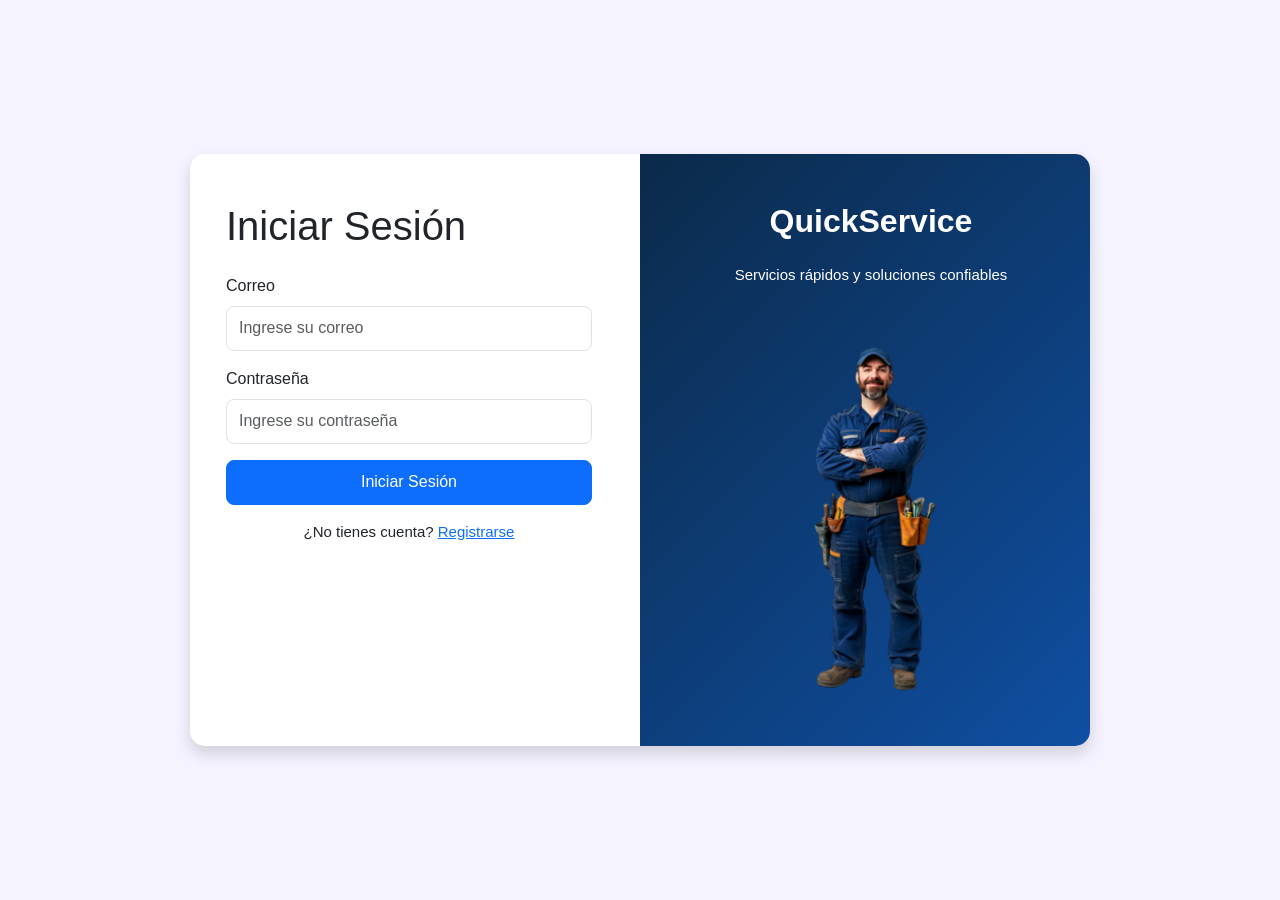
<file: QuickServices-App/src/main/resources/static/index.html>
<!DOCTYPE html>
<html lang="es">

<head>

    <meta charset="UTF-8">
    <meta name="viewport" content="width=device-width, initial-scale=1.0">

    <title>QuickServices</title>

    <link href="https://cdn.jsdelivr.net/npm/bootstrap@5.3.8/dist/css/bootstrap.min.css" rel="stylesheet">

    <link rel="stylesheet" href="login_estilos.css">

</head>

<body>

<!-- LOGIN Y REGISTRO -->

<div class="container-login" id="pantallaLogin">

    <div class="card shadow main-card">

        <div class="row">

            <!-- FORMULARIOS -->

            <div class="col-md-6 p-5">

                <!-- LOGIN -->

                <form id="formLogin">

                    <h1 class="mb-4">
                        Iniciar Sesión
                    </h1>

                    <div class="mb-3">

                        <label class="form-label">
                            Correo
                        </label>

                        <input type="text"
                        id="loginEmail"
                        class="form-control"
                        placeholder="Ingrese su correo">

                    </div>

                    <div class="mb-3">

                        <label class="form-label">
                            Contraseña
                        </label>

                        <input type="password"
                        id="loginPassword"
                        class="form-control"
                        placeholder="Ingrese su contraseña">

                    </div>

                    <button type="submit"
                    class="btn btn-primary w-100 mb-3">

                        Iniciar Sesión

                    </button>

                    <p class="text-center">

                        ¿No tienes cuenta?

                        <a href="javascript:void(0)"
                        id="btnMostrarRegistro">

                            Registrarse

                        </a>

                    </p>

                </form>


                <!-- REGISTRO -->

                <form id="formRegistro"
                style="display:none;">

                    <h1 class="mb-4">
                        Registrarse
                    </h1>

                    <div class="mb-3">

                        <label class="form-label">
                            Nombre
                        </label>

                        <input type="text"
                        id="registroNombre"
                        class="form-control"
                        placeholder="Ingrese su nombre">

                    </div>

                    <div class="mb-3">

                        <label class="form-label">
                            Correo
                        </label>

                        <input type="text"
                        id="registroEmail"
                        class="form-control"
                        placeholder="Ingrese su correo">

                    </div>

                    <div class="mb-3">

                        <label class="form-label">
                            Contraseña
                        </label>

                        <input type="password"
                        id="registroPassword"
                        class="form-control"
                        placeholder="Ingrese su contraseña">

                    </div>

                    <button type="submit"
                    class="btn btn-primary w-100 mb-3">

                        Registrarse

                    </button>

                    <p class="text-center">

                        ¿Ya tienes cuenta?

                        <a href="javascript:void(0)"
                        id="btnMostrarLogin">

                            Iniciar sesión

                        </a>

                    </p>

                </form>

            </div>

            <!-- PANEL DERECHO -->

            <div class="col-md-6 left-panel text-white p-5">

                <h2>
                    QuickService
                </h2>

                <p class="mt-3">

                    Servicios rápidos y soluciones confiables

                </p>

                <img src="img/fondo.png"
                class="img-fluid img-tecnico">

            </div>

        </div>

    </div>

</div>


<!-- SELECCION -->

<div class="container-login"
id="pantallaSeleccion"
style="display:none;">

    <div class="card shadow seleccion-card p-5">

        <h2 class="text-center mb-5">
            Seleccione su tipo de usuario
        </h2>

        <div class="row text-center">

            <!-- CLIENTE -->

            <div class="col-md-6 mb-4">

                <div id="btnCliente"
                class="opcion-usuario">

                    <img src="img/cliente.png"
                    class="img-opcion">

                    <h4 class="mt-3">
                        Cliente
                    </h4>

                </div>

            </div>

            <!-- PROVEEDOR -->

            <div class="col-md-6 mb-4">

                <div id="btnProveedor"
                class="opcion-usuario">

                    <img src="img/proveedor.png"
                    class="img-opcion">

                    <h4 class="mt-3">
                        Proveedor
                    </h4>

                </div>

            </div>

        </div>

    </div>

</div>

<script src="script.js"></script>

</body>
</html>
</file>
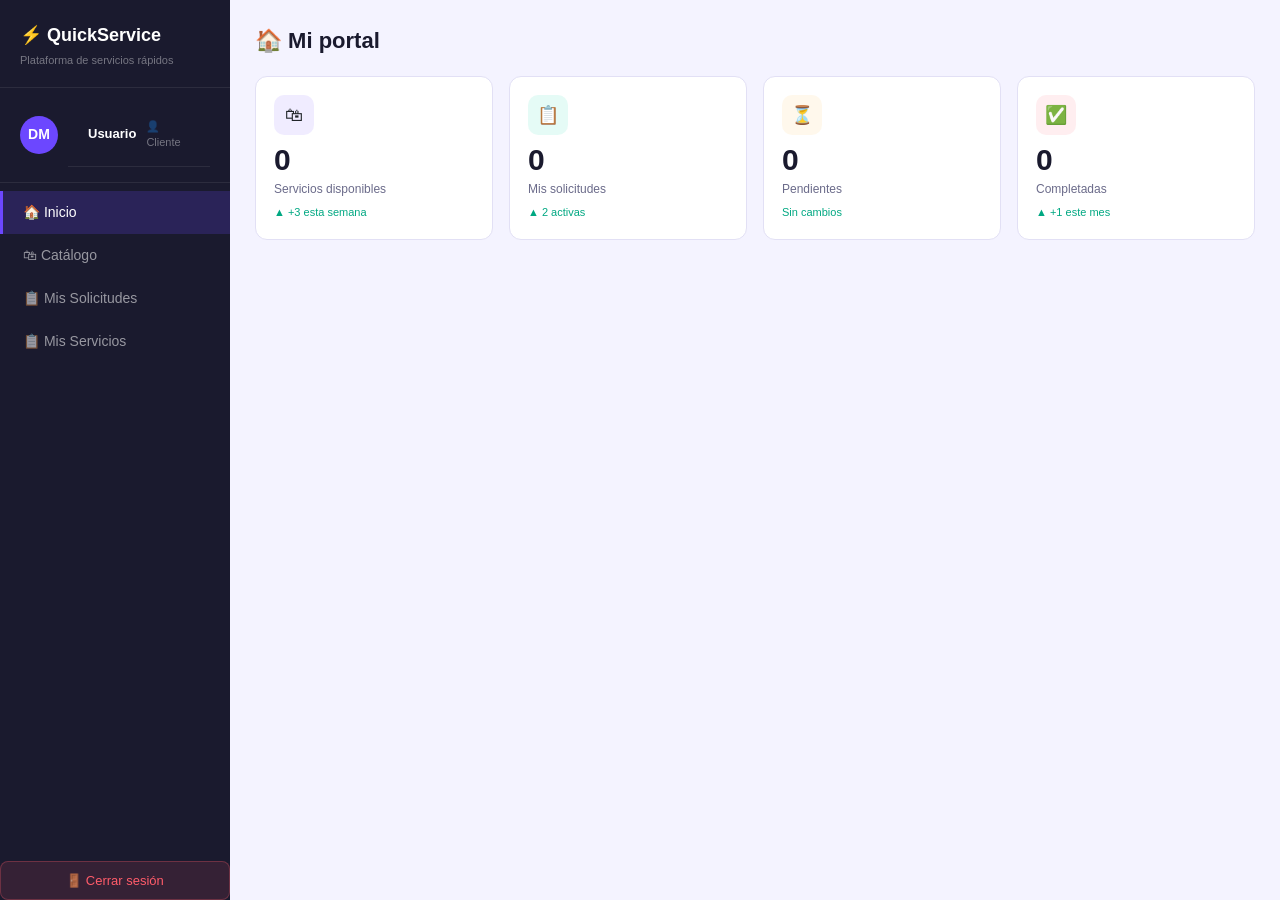
<file: QuickServices-App/src/main/resources/templates/dashboard_cliente.html>
<!DOCTYPE html>
<html lang="es" xmlns:th="http://www.thymeleaf.org">
<head>
    <meta charset="UTF-8">
    <meta name="viewport" content="width=device-width, initial-scale=1.0">
    <title>QuickService - Panel Cliente</title>
    <link href="https://cdn.jsdelivr.net/npm/bootstrap@5.3.0/dist/css/bootstrap.min.css" rel="stylesheet">
    <link rel="stylesheet" th:href="@{/estilos.css}" href="../static/estilos.css">
</head>
<body>
    <div class="menu-lateral" id="menuLateral">
        <div class="logo">
            ⚡ QuickService
            <small>Plataforma de servicios rápidos</small>
        </div>
        <div class="usuario-menu">
            <div class="iniciales" th:text="${cliente.iniciales}">DM</div>
            <div class="datos-usuario">
                <span th:text="${cliente.nombre}">Usuario</span>
                <small>👤 Cliente</small>
            </div>
        </div>
        <nav class="navegacion">
            <a th:href="@{/dashboard}" class="opcion-menu activa" style="text-decoration: none;">🏠 Inicio</a>
            <a th:href="@{/catalogo}" class="opcion-menu" style="text-decoration: none;">🛍 Catálogo</a>
            <div class="opcion-menu" onclick="mostrarSeccion('solicitudes', this)">📋 Mis Solicitudes</div>
            <a th:href="@{/mis-servicios}" class="opcion-menu" style="text-decoration: none;">📋 Mis Servicios</a>
        </nav>
        <a href="/" class="btn-salir" style="text-decoration: none;">🚪 Cerrar sesión</a>
    </div>
    <div class="contenido">
        <div id="inicio" class="seccion activa">
            <div class="titulo-pagina">
                <h2>🏠 Mi portal</h2>
                <p th:text="'Bienvenida, ' + ${cliente.nombre} + '. Aquí está tu resumen de hoy.'"></p>
            </div>
            <div class="row g-3">
                <div class="col-6 col-md-3">
                    <div class="tarjeta">
                        <div class="icono-tarjeta morado">🛍</div>
                        <div class="numero" th:text="${totalServicios}">0</div>
                        <div class="descripcion">Servicios disponibles</div>
                        <div class="tendencia">▲ +3 esta semana</div>
                    </div>
                </div>
                <div class="col-6 col-md-3">
                    <div class="tarjeta">
                        <div class="icono-tarjeta verde">📋</div>
                        <div class="numero" th:text="${cliente.solicitudes.size()}">0</div>
                        <div class="descripcion">Mis solicitudes</div>
                        <div class="tendencia">▲ 2 activas</div>
                    </div>
                </div>
                <div class="col-6 col-md-3">
                    <div class="tarjeta">
                        <div class="icono-tarjeta naranja">⏳</div>
                        <div class="numero">0</div>
                        <div class="descripcion">Pendientes</div>
                        <div class="tendencia">Sin cambios</div>
                    </div>
                </div>
                <div class="col-6 col-md-3">
                    <div class="tarjeta">
                        <div class="icono-tarjeta rojo">✅</div>
                        <div class="numero">0</div>
                        <div class="descripcion">Completadas</div>
                        <div class="tendencia">▲ +1 este mes</div>
                    </div>
                </div>
            </div>
        </div>
        <div id="catalogo" class="seccion">
            <div class="titulo-pagina mb-4">
                <h2>🛍 Catálogo de Servicios</h2>
                <p>Explora los servicios disponibles y contacta a los proveedores.</p>
            </div>
            <div class="row row-cols-1 row-cols-sm-2 row-cols-lg-3 g-4">
                <div class="col d-flex" th:each="servicio : ${servicios}">
                    <div class="card w-100">
                        <img th:src="@{${servicio.imagenUrl}}" th:alt="${servicio.nombre}">
                        <div class="card-body">
                            <h5 class="card-title" th:text="${servicio.nombre}">Nombre</h5>
                            <p class="card-text text-muted small" th:text="${servicio.categoria}">Categoría</p>
                            <p class="fw-bold" th:text="'Desde S/. ' + ${servicio.precio}">S/. 0.00</p>
                            <span class="badge mb-2" th:text="${servicio.estado}"
                                th:classappend="${servicio.estado == 'Activo'} ? 'bg-success' : 'bg-secondary'">Estado</span>
                            <p class="flex-grow-1 small" th:text="${servicio.descripcion}">Descripción</p>
                            <button class="btn btn-primary btn-sm w-100 mt-auto">CONTACTAR</button>
                        </div>
                    </div>
                </div>
            </div>
        </div>
        <div id="solicitudes" class="seccion">
            <div class="titulo-pagina">
                <h2>📋 Mis Solicitudes</h2>
                <p>Estado de tus solicitudes enviadas.</p>
            </div>
            <div class="table-responsive bg-white rounded border">
                <table class="table table-sm align-middle mb-0">
                    <thead class="table-light">
                        <tr>
                            <th>ID</th>
                            <th>Servicio</th>
                            <th class="d-none d-sm-table-cell">Fecha</th>
                            <th>Estado</th>
                            <th class="d-none d-md-table-cell">Proveedor</th>
                        </tr>
                    </thead>
                    <tbody>
                        <tr>
                            <td colspan="5" class="text-center py-3 text-muted">No tienes solicitudes pendientes.</td>
                        </tr>
                    </tbody>
                </table>
            </div>
            <button class="btn btn-primary mt-3" onclick="mostrarSeccion('catalogo', document.querySelectorAll('.opcion-menu')[1])">
                + Nueva Solicitud
            </button>
        </div>
    </div>
    <script src="https://cdn.jsdelivr.net/npm/bootstrap@5.3.0/dist/js/bootstrap.bundle.min.js"></script>
</body>
</html>
</file>
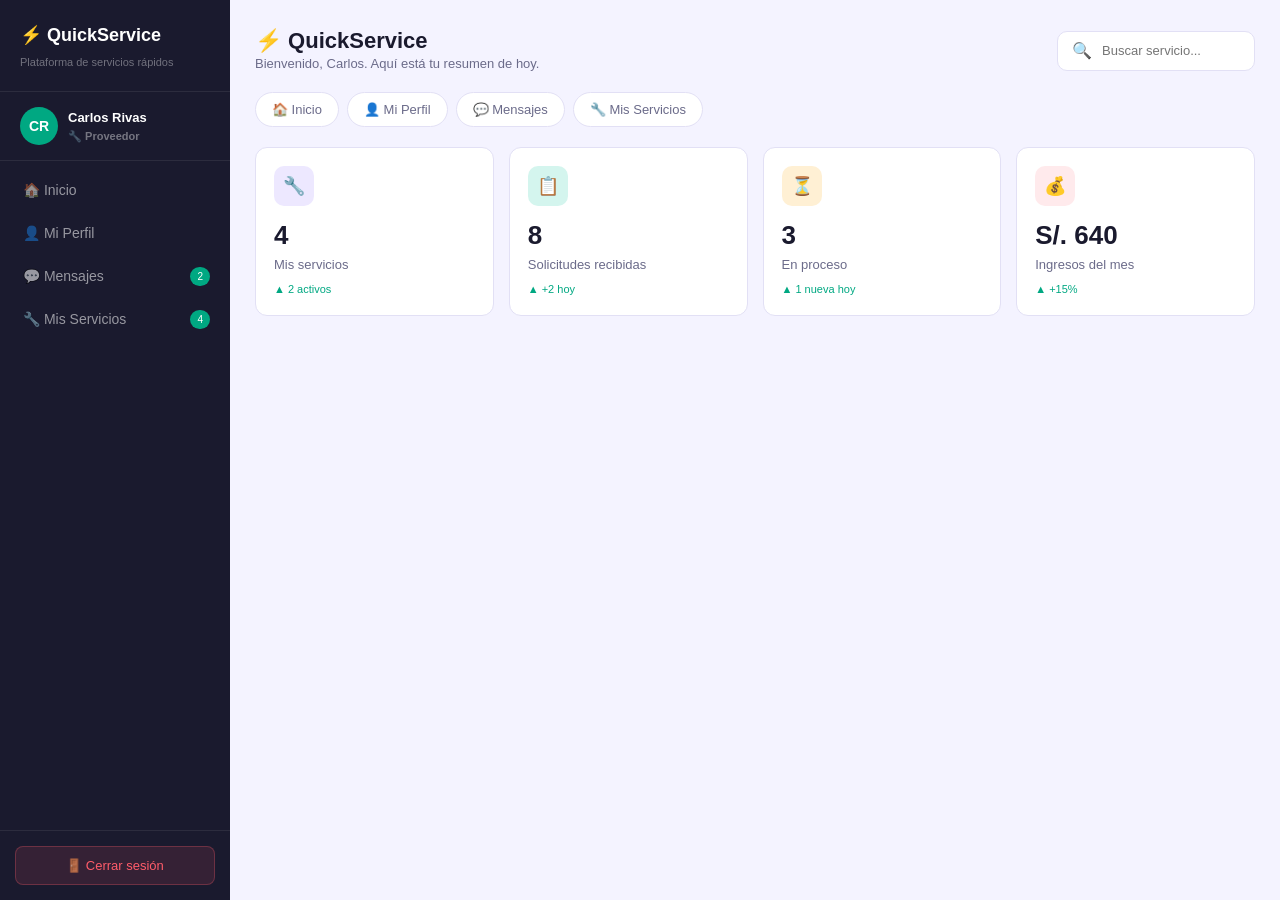
<file: QuickServices-App/src/main/resources/templates/dashboard_proveedor.html>
<!DOCTYPE html>
<html lang="es" xmlns:th="http://www.thymeleaf.org">
<head>
    <meta charset="UTF-8">
    <meta name="viewport" content="width=device-width, initial-scale=1.0">
    <title>QuickService - Proveedor</title>
    <link href="https://cdn.jsdelivr.net/npm/bootstrap@5.3.0/dist/css/bootstrap.min.css" rel="stylesheet">
    <link rel="stylesheet" th:href="@{/estilos.css}" href="../static/estilos.css">
</head>

<body>

<div class="menu-lateral" id="menuLateral">

    <div class="logo-sistema">
        <p>⚡ QuickService</p>
        <span>Plataforma de servicios rápidos</span>
    </div>
    <div class="datos-usuario">
        <div class="circulo-iniciales" th:text="${proveedor.iniciales}">CR</div>
        <div class="info-nombre">
            <p th:text="${proveedor.nombre}">Carlos Rivas</p>
            <span>🔧 Proveedor</span>
        </div>
    </div>

    <nav class="navegacion">
        <a href="#inicio" class="opcion">🏠 Inicio</a>
        <a href="#perfil-sec" class="opcion">👤 Mi Perfil</a>
        <a href="#mensajes-sec" class="opcion">
            💬 Mensajes <span class="contador">2</span>
        </a>
        <!-- Thymeleaf: servicios son entidades hijas del proveedor -->
        <a href="#mis-servicios-sec" class="opcion">
            🔧 Mis Servicios
            <span class="contador" th:text="${proveedor.servicios.size()}">4</span>
        </a>
    </nav>

    <div class="zona-salida">
        <button class="btn-salir" onclick="window.location.href='../Login/login.html'">🚪 Cerrar sesión</button>
    </div>
</div>
<div class="contenido">
    <div class="barra-superior">
        <div class="titulo-seccion">
            <h2>⚡ QuickService</h2>
            <p th:text="'Bienvenido, ' + ${proveedor.nombre} + '. Aquí está tu resumen de hoy.'">
                Bienvenido, Carlos. Aquí está tu resumen de hoy.
            </p>
        </div>
        <div class="buscador">
            <span>🔍</span>
            <input type="text" placeholder="Buscar servicio...">
        </div>
    </div>

    <!-- Pestañas -->
    <div class="pestanas">
        <a href="#inicio"           class="pestana">🏠 Inicio</a>
        <a href="#perfil-sec"       class="pestana">👤 Mi Perfil</a>
        <a href="#mensajes-sec"     class="pestana">💬 Mensajes</a>
        <a href="#mis-servicios-sec" class="pestana">🔧 Mis Servicios</a>
    </div>
    <div id="inicio" class="seccion">
        <div class="fila-tarjetas">
            <div class="tarjeta">
                <div class="icono-tarjeta fondo-morado">🔧</div>
                <!-- Thymeleaf: servicios hijos del proveedor -->
                <div class="numero-tarjeta" th:text="${proveedor.servicios.size()}">4</div>
                <div class="texto-tarjeta">Mis servicios</div>
                <div class="tendencia">▲ 2 activos</div>
            </div>
            <div class="tarjeta">
                <div class="icono-tarjeta fondo-verde">📋</div>
                <div class="numero-tarjeta" th:text="${solicitudesRecibidas}">8</div>
                <div class="texto-tarjeta">Solicitudes recibidas</div>
                <div class="tendencia">▲ +2 hoy</div>
            </div>
            <div class="tarjeta">
                <div class="icono-tarjeta fondo-naranja">⏳</div>
                <div class="numero-tarjeta" th:text="${serviciosEnProceso}">3</div>
                <div class="texto-tarjeta">En proceso</div>
                <div class="tendencia">▲ 1 nueva hoy</div>
            </div>
            <div class="tarjeta">
                <div class="icono-tarjeta fondo-rojo">💰</div>
                <div class="numero-tarjeta" th:text="${'S/. ' + ingresosMes}">S/. 640</div>
                <div class="texto-tarjeta">Ingresos del mes</div>
                <div class="tendencia">▲ +15%</div>
            </div>
        </div>
    </div>

    <!-- ===== PERFIL ===== -->
    <div id="perfil-sec" class="seccion">
        <div class="tarjeta-perfil">
            <div class="cabecera-perfil">
                <div class="avatar-grande" th:text="${proveedor.iniciales}">CR</div>
                <div>
                    <p class="nombre-perfil" th:text="${proveedor.nombre}">Carlos Rivas</p>
                    <span class="badge-perfil">🔧 Proveedor</span>
                </div>
            </div>
            <div class="fila-dato">
                <span>Correo</span>
                <span th:text="${proveedor.correo}">proveedor@qs.com</span>
            </div>
            <div class="fila-dato">
                <span>Teléfono</span>
                <span th:text="${proveedor.telefono}">+51 912 345 678</span>
            </div>
            <div class="fila-dato">
                <span>Ciudad</span>
                <span th:text="${proveedor.ciudad}">Lima, Perú</span>
            </div>
            <div class="fila-dato">
                <span>Miembro desde</span>
                <span th:text="${proveedor.fechaRegistro}">Febrero 2026</span>
            </div>
            <div class="fila-dato">
                <span>Servicios completados</span>
                <span th:text="${proveedor.serviciosCompletados}">18</span>
            </div>
            <div class="fila-dato">
                <span>Especialidad</span>
                <span th:text="${proveedor.especialidad}">Gasfitería y Electricidad</span>
            </div>
        </div>
    </div>

    <!-- ===== MENSAJES ===== -->
    <div id="mensajes-sec" class="seccion">
        <div class="lista-mensajes">
            <div class="cabecera-mensajes">💬 Mensajes recientes</div>
            <!-- Thymeleaf: th:each="msg : ${mensajes}" -->
            <div class="mensaje-item">
                <div class="avatar-msg" style="background:#6c47ff;">AM</div>
                <div class="cuerpo-msg">
                    <p class="nombre-msg">Dayanana Martínez</p>
                    <p class="texto-msg">¿A qué hora puede venir hoy?</p>
                </div>
                <div class="hora-msg">Hace 10 min</div>
            </div>
            <div class="mensaje-item">
                <div class="avatar-msg" style="background:#cc8800;">PS</div>
                <div class="cuerpo-msg">
                    <p class="nombre-msg">Pedro Sánchez</p>
                    <p class="texto-msg">Confirmado para el viernes</p>
                </div>
                <div class="hora-msg">Hace 2h</div>
            </div>
        </div>

        <div class="caja-escribir mt-3">
            <input type="text" id="inputMensaje" placeholder="Escribe un mensaje...">
            <button class="btn-enviar" onclick="enviarMensaje()">Enviar</button>
        </div>
    </div>
    <div id="mis-servicios-sec" class="seccion">
        <div class="container-fluid py-3 px-0">
            <div class="d-flex justify-content-between align-items-start mb-3 flex-wrap gap-2">
                <div>
                    <h5 class="mb-0">Mis servicios</h5>
                    <small class="text-muted">Gestiona los servicios que ofreces</small>
                </div>
                <button class="btn btn-primary btn-sm" onclick="abrirFormulario()">+ Agregar servicio</button>
            </div>

            <div class="table-responsive bg-white rounded border mb-2">
                <table class="table table-sm align-middle mb-0">
                    <thead class="table-light">
                        <tr>
                            <th>ID</th>
                            <th>Servicio</th>
                            <th class="d-none d-sm-table-cell">Categoría</th>
                            <th>Precio</th>
                            <th>Estado</th>
                            <th></th>
                        </tr>
                    </thead>
                    <tbody id="cuerpo"></tbody>
                </table>
            </div>

            <small class="text-muted" id="conteo"></small>
            <div id="formulario" class="card mt-3" style="display:none;">
                <div class="card-body">
                    <div class="d-flex justify-content-between align-items-center mb-3">
                        <h6 class="mb-0" id="form-titulo">Agregar servicio</h6>
                        <button class="btn-close" onclick="cerrarFormulario()"></button>
                    </div>
                    <input type="hidden" id="inp-id">
                    <div class="row g-3">
                        <div class="col-12 col-sm-6">
                            <label class="form-label small">Nombre del servicio</label>
                            <input type="text" id="inp-nombre" class="form-control form-control-sm" placeholder="Ej. Instalaciones eléctricas">
                        </div>
                        <div class="col-12 col-sm-6">
                            <label class="form-label small">Categoría</label>
                            <select id="inp-categoria" class="form-select form-select-sm">
                                <option value="">Selecciona una categoría</option>
                                <option>Electricista</option>
                                <option>Plomero</option>
                                <option>Carpintero</option>
                                <option>Pintor</option>
                            </select>
                        </div>
                        <div class="col-12 col-sm-6">
                            <label class="form-label small">Precio desde (S/)</label>
                            <input type="number" id="inp-precio" class="form-control form-control-sm" placeholder="0.00" min="0">
                        </div>
                        <div class="col-12 col-sm-6">
                            <label class="form-label small">Estado</label>
                            <select id="inp-estado" class="form-select form-select-sm">
                                <option value="Activo">Activo</option>
                                <option value="Pausado">Pausado</option>
                            </select>
                        </div>
                        <div class="col-12">
                            <label class="form-label small">Descripción</label>
                            <textarea id="inp-desc" class="form-control form-control-sm" rows="2" placeholder="Describe tu servicio..."></textarea>
                        </div>
                    </div>
                    <div id="alerta" class="alert alert-danger py-1 mt-2 d-none small mb-0"></div>
                    <div class="d-flex justify-content-end gap-2 mt-3">
                        <button class="btn btn-sm btn-outline-secondary" onclick="cerrarFormulario()">Cancelar</button>
                        <button class="btn btn-sm btn-primary" onclick="guardarServicio()">Guardar</button>
                    </div>
                </div>
            </div>

            <!-- Modal eliminar -->
            <div id="modal-borrar" class="card mt-3 text-center" style="display:none;">
                <div class="card-body">
                    <p class="mb-1 fw-semibold">¿Eliminar este servicio?</p>
                    <small class="text-muted d-block mb-3" id="modal-nombre"></small>
                    <div class="d-flex justify-content-center gap-2">
                        <button class="btn btn-sm btn-outline-secondary" onclick="cerrarModal()">Cancelar</button>
                        <button class="btn btn-sm btn-danger" onclick="confirmarBorrar()">Eliminar</button>
                    </div>
                </div>
            </div>
        </div>
    </div>
</div>
<script src="https://cdn.jsdelivr.net/npm/bootstrap@5.3.0/dist/js/bootstrap.bundle.min.js"></script>
</body>
</html>
</file>
<file: QuickServices-App/src/main/resources/static/login_estilos.css>
/* LOGIN */

body{
    background: #f4f6fb;
    font-family: Helvetica, sans-serif;
}

.container-login{
    min-height: 100vh;
    display: flex;
    justify-content: center;
    align-items: center;
}

.main-card{
    width: 900px;
    border: none;
    border-radius: 15px;
    overflow: hidden;
}

.left-panel{
    background: linear-gradient(135deg, #0b2a4a, #0f4fa3);
    color: white;
    padding: 40px;
    text-align: center;

    display: flex;
    flex-direction: column;
    justify-content: center;
}

.img-tecnico{
    width: 100%;
    max-width: 420px;
    margin-top: 30px;
}

.form-control{
    height: 45px;
    border-radius: 8px;
}

.btn{
    height: 45px;
    border-radius: 8px;
}

h2{
    font-weight: bold;
}

p{
    font-size: 15px;
}


/* SELECCION USUARIO */

.seleccion-card{
    width: 800px;
    border: none;
    border-radius: 15px;
}

.opcion-usuario{
    width: 220px;
    height: 220px;
    border-radius: 50%;
    background: white;

    border: 4px solid #0f4fa3;

    margin: auto;
    cursor: pointer;

    display: flex;
    flex-direction: column;
    justify-content: center;
    align-items: center;

    box-shadow: 0 4px 15px rgba(0,0,0,0.1);

    transition: 0.3s;
}

.opcion-usuario:hover{
    transform: scale(1.05);
}

.img-opcion{
    width: 90px;
    height: 90px;
    object-fit: contain;
}
/*dashboar_cliente*/
body {
      background-color: #f4f3ff;
      font-family: Arial, sans-serif;
    }

    /* menú lateral */
    .menu-lateral {
      width: 220px;
      min-height: 100vh;
      background-color: #1a1a2e;
      position: fixed;
      top: 0;
      left: 0;
      padding: 20px 0;
    }

    /* logo arriba del menú */
    .logo {
      color: white;
      font-size: 20px;
      font-weight: bold;
      padding: 10px 20px 20px 20px;
      border-bottom: 1px solid rgba(255,255,255,0.1);
      margin-bottom: 10px;
    }

    .logo small {
      display: block;
      font-size: 11px;
      color: rgba(255,255,255,0.4);
      font-weight: normal;
      margin-top: 3px;
    }

    /* nombre del usuario en el menú */
    .usuario-menu {
      display: flex;
      align-items: center;
      gap: 10px;
      padding: 15px 20px;
      border-bottom: 1px solid rgba(255,255,255,0.1);
      margin-bottom: 10px;
    }

    /* círculo con las iniciales */
    .iniciales {
      width: 38px;
      height: 38px;
      background-color: #6c47ff;
      border-radius: 50%;
      color: white;
      font-weight: bold;
      font-size: 14px;
      display: flex;
      align-items: center;
      justify-content: center;
    }

    .datos-usuario span {
      display: block;
      color: white;
      font-size: 13px;
      font-weight: bold;
    }

    .datos-usuario small {
      color: rgba(255,255,255,0.4);
      font-size: 11px;
    }

    /* opciones del menú */
    .opcion-menu {
      display: block;
      padding: 10px 20px;
      color: rgba(255,255,255,0.5);
      text-decoration: none;
      font-size: 14px;
      border-left: 3px solid transparent;
    }

    .opcion-menu:hover {
      color: white;
      background-color: rgba(255,255,255,0.05);
    }

    /* opción activa (la página donde estamos) */
    .opcion-menu.activa {
      color: white;
      background-color: rgba(108,71,255,0.2);
      border-left: 3px solid #6c47ff;
    }

    /* botón cerrar sesión */
    .btn-salir {
      display: block;
      margin: 20px;
      padding: 8px;
      background-color: rgba(255,92,106,0.15);
      border: 1px solid rgba(255,92,106,0.3);
      color: #ff5c6a;
      border-radius: 8px;
      text-align: center;
      font-size: 13px;
      cursor: pointer;
      text-decoration: none;
    }

    /* contenido principal (a la derecha del menú) */
    .contenido {
      margin-left: 220px;
      padding: 30px;
    }

    /* título de la página */
    .titulo-pagina {
      margin-bottom: 25px;
    }

    .titulo-pagina h2 {
      font-size: 24px;
      font-weight: bold;
      color: #1a1a2e;
      margin-bottom: 4px;
    }

    .titulo-pagina p {
      color: #6b6b8a;
      font-size: 14px;
      margin: 0;
    }

    /* tarjetas de resumen */
    .tarjeta {
      background-color: white;
      border-radius: 12px;
      padding: 20px;
      border: 1px solid #e2e0f5;
    }

    /* ícono de cada tarjeta */
    .icono-tarjeta {
      width: 40px;
      height: 40px;
      border-radius: 10px;
      display: flex;
      align-items: center;
      justify-content: center;
      font-size: 18px;
      margin-bottom: 12px;
    }

    .morado  { background-color: rgba(108,71,255,0.1); }
    .verde   { background-color: rgba(0,212,170,0.1); }
    .naranja { background-color: rgba(255,181,71,0.1); }
    .rojo    { background-color: rgba(255,92,106,0.1); }

    /* número grande en la tarjeta */
    .numero {
      font-size: 32px;
      font-weight: bold;
      color: #1a1a2e;
      line-height: 1;
    }

    /* texto debajo del número */
    .descripcion {
      font-size: 12px;
      color: #6b6b8a;
      margin-top: 5px;
    }

    /* texto verde de tendencia */
    .tendencia {
      font-size: 11px;
      color: #00a882;
      margin-top: 6px;
    }


/* DASHBOARD PROVEEDOR FINAL */


.dashboard-proveedor {
  display: flex;
  min-height: 100vh;
  background: #f4f3ff;
  font-family: Arial, sans-serif;
}

/* ===== MENÚ ===== */
.dashboard-proveedor .menu-lateral {
  width: 220px;
  min-height: 100vh;
  background-color: #1a1a2e;
  display: flex;
  flex-direction: column;
  position: sticky;
  top: 0;
}

.dashboard-proveedor .logo-sistema {
  padding: 20px;
  border-bottom: 1px solid rgba(255,255,255,0.08);
}
.dashboard-proveedor .logo-sistema p {
  color: white;
  font-size: 18px;
  font-weight: bold;
  margin: 0;
}
.dashboard-proveedor .logo-sistema span {
  display: block;
  color: rgba(255,255,255,0.35);
  font-size: 11px;
}

.dashboard-proveedor .datos-usuario {
  display: flex;
  align-items: center;
  gap: 10px;
  padding: 15px 20px;
  border-bottom: 1px solid rgba(255,255,255,0.08);
}

.dashboard-proveedor .circulo-iniciales {
  width: 38px;
  height: 38px;
  border-radius: 50%;
  background: #00a882;
  color: white;
  display: flex;
  align-items: center;
  justify-content: center;
}

.dashboard-proveedor .info-nombre p {
  color: white;
  margin: 0;
  font-size: 13px;
  font-weight: bold;
}
.dashboard-proveedor .info-nombre span {
  color: rgba(255,255,255,0.4);
  font-size: 11px;
}

/* menú */
.dashboard-proveedor .navegacion {
  flex: 1;
}

.dashboard-proveedor .opcion {
  padding: 10px 20px;
  color: rgba(255,255,255,0.5);
  text-decoration: none;
  display: flex;
  align-items: center;
  gap: 10px;
  border-left: 3px solid transparent;
}

.dashboard-proveedor .opcion:hover {
  color: white;
  background: rgba(255,255,255,0.05);
}

.dashboard-proveedor .opcion.activa {
  color: white;
  background: rgba(0,168,130,0.2);
  border-left: 3px solid #00a882;
}

.dashboard-proveedor .contador {
  margin-left: auto;
  background: #00a882;
  color: white;
  font-size: 10px;
  padding: 2px 7px;
  border-radius: 20px;
}

.dashboard-proveedor .zona-salida {
  padding: 15px 20px;
  border-top: 1px solid rgba(255,255,255,0.08);
}

.dashboard-proveedor .btn-salir {
  width: 100%;
  background: rgba(255,92,106,0.12);
  border: 1px solid rgba(255,92,106,0.25);
  color: #ff5c6a;
  padding: 8px;
  border-radius: 8px;
  font-size: 13px;
}

/* ===== CONTENIDO ===== */
.dashboard-proveedor .contenido {
  flex: 1;
  padding: 25px;
}

.dashboard-proveedor .barra-superior {
  display: flex;
  justify-content: space-between;
  align-items: center;
  margin-bottom: 20px;
}

.dashboard-proveedor .titulo-seccion h2 {
  font-size: 22px;
  font-weight: bold;
}

.dashboard-proveedor .titulo-seccion p {
  font-size: 13px;
  color: #6b6b8a;
}

/* buscador */
.dashboard-proveedor .buscador {
  display: flex;
  align-items: center;
  background: white;
  border: 1px solid #e2e0f5;
  border-radius: 10px;
  padding: 6px 14px;
  gap: 8px;
}

.dashboard-proveedor .buscador input {
  border: none;
  outline: none;
  font-size: 13px;
  background: transparent;
}

/* pestañas */
.dashboard-proveedor .pestanas {
  display: flex;
  gap: 8px;
  margin-bottom: 20px;
}

.dashboard-proveedor .pestana {
  padding: 7px 16px;
  border-radius: 20px;
  border: 1px solid #e2e0f5;
  background: white;
  font-size: 13px;
  color: #6b6b8a;
  text-decoration: none;
}

.dashboard-proveedor .pestana.activa {
  background: #00a882;
  color: white;
}

/* tarjetas */
.dashboard-proveedor .fila-tarjetas {
  display: grid;
  grid-template-columns: repeat(auto-fit, minmax(150px, 1fr));
  gap: 15px;
}

.dashboard-proveedor .tarjeta {
  background: white;
  padding: 18px;
  border-radius: 12px;
  border: 1px solid #e2e0f5;
}

/* perfil */
.dashboard-proveedor .tarjeta-perfil {
  background: white;
  border-radius: 14px;
  border: 1px solid #e2e0f5;
  padding: 25px;
  max-width: 500px;
}

.dashboard-proveedor .cabecera-perfil {
  display: flex;
  gap: 15px;
  margin-bottom: 15px;
}

.dashboard-proveedor .avatar-grande {
  width: 70px;
  height: 70px;
  border-radius: 50%;
  background: #00a882;
  color: white;
  display: flex;
  align-items: center;
  justify-content: center;
  font-size: 22px;
}

.dashboard-proveedor .fila-dato {
  display: flex;
  justify-content: space-between;
  padding: 10px 0;
  border-bottom: 1px solid #eee;
  font-size: 13px;
}

/* ===== SECCIONES (ARREGLADO) ===== */
.dashboard-proveedor .seccion {
  display: none;
}

.dashboard-proveedor .seccion:target {
  display: block;
}

.dashboard-proveedor #inicio {
  display: block;
}

.dashboard-proveedor #perfil-sec:target ~ #inicio,
.dashboard-proveedor #mensajes-sec:target ~ #inicio {
  display: none;
}
/* ===== TARJETAS ===== */
.dashboard-proveedor .icono-tarjeta {
  width: 40px;
  height: 40px;
  border-radius: 10px;
  display: flex;
  align-items: center;
  justify-content: center;
  margin-bottom: 10px;
  font-size: 18px;
}

.dashboard-proveedor .numero-tarjeta {
  font-size: 26px;
  font-weight: bold;
  color: #1a1a2e;
}

.dashboard-proveedor .texto-tarjeta {
  font-size: 13px;
  color: #6b6b8a;
}

.dashboard-proveedor .tendencia {
  font-size: 12px;
  color: #00a882;
  margin-top: 5px;
}

/* Colores de iconos */
.fondo-morado { background: rgba(108, 71, 255, 0.15); }
.fondo-verde { background: rgba(0, 168, 130, 0.15); }
.fondo-naranja { background: rgba(255, 165, 0, 0.15); }
.fondo-rojo { background: rgba(255, 92, 106, 0.15); }

/* ===== MENSAJES ===== */
.dashboard-proveedor .lista-mensajes {
  background: white;
  border-radius: 12px;
  border: 1px solid #e2e0f5;
  margin-top: 20px;
  overflow: hidden;
}

.dashboard-proveedor .cabecera-mensajes {
  padding: 15px 20px;
  font-weight: bold;
  border-bottom: 1px solid #e2e0f5;
  background: #fafaff;
}

.dashboard-proveedor .mensaje-item {
  display: flex;
  align-items: center;
  gap: 12px;
  padding: 15px 20px;
  border-bottom: 1px solid #f0f0f7;
}

.dashboard-proveedor .mensaje-item:last-child {
  border-bottom: none;
}

.dashboard-proveedor .avatar-msg {
  width: 38px;
  height: 38px;
  border-radius: 50%;
  color: white;
  display: flex;
  align-items: center;
  justify-content: center;
  font-weight: bold;
  font-size: 13px;
}

.dashboard-proveedor .cuerpo-msg {
  flex: 1;
}

.dashboard-proveedor .nombre-msg {
  margin: 0;
  font-weight: bold;
  font-size: 13px;
  color: #1a1a2e;
}

.dashboard-proveedor .texto-msg {
  margin: 0;
  font-size: 13px;
  color: #6b6b8a;
}

.dashboard-proveedor .hora-msg {
  font-size: 12px;
  color: #9a9ab0;
}

/* Caja de escribir mensaje */
.dashboard-proveedor .caja-escribir {
  display: flex;
  gap: 10px;
  margin-top: 15px;
}

.dashboard-proveedor .caja-escribir input {
  flex: 1;
  padding: 10px;
  border-radius: 8px;
  border: 1px solid #e2e0f5;
  outline: none;
}

.dashboard-proveedor .btn-enviar {
  background: #00a882;
  color: white;
  border: none;
  padding: 10px 18px;
  border-radius: 8px;
  font-size: 13px;
  cursor: pointer;
}

.dashboard-proveedor .btn-enviar:hover {
  background: #009170;
}

/* Botón cambiar a cliente */
.boton-cambiar {
  position: fixed;
  right: 20px;
  top: 50%;
  transform: translateY(-50%);
  background: #1a1a2e;
  color: white;
  padding: 12px 16px;
  border-radius: 12px;
  text-decoration: none;
  text-align: center;
  box-shadow: 0 5px 15px rgba(0,0,0,0.2);
}

.icono-cambiar {
  display: block;
  font-size: 18px;
}

.texto-cambiar {
  font-size: 12px;
}

        /* ===== ESTRUCTURA GENERAL ===== */
        body {
            margin: 0;
            font-family: Arial, sans-serif;
        }

        /* ===== MENÚ LATERAL ===== */
        .menu-lateral {
            width: 260px;
            height: 100vh;
            position: fixed;
            left: 0;
            top: 0;
            background-color: #1a1a2e;
            color: #fff;
            display: flex;
            flex-direction: column;
            padding: 20px 15px;
        }

        .logo {
            font-size: 20px;
            font-weight: bold;
            margin-bottom: 20px;
        }

        .logo small {
            display: block;
            font-size: 12px;
            color: #bfc5d7;
        }

        .usuario-menu {
            display: flex;
            align-items: center;
            gap: 10px;
            margin-bottom: 30px;
        }

        .iniciales {
            width: 40px;
            height: 40px;
            border-radius: 50%;
            background-color: #58a6ff;
            display: flex;
            align-items: center;
            justify-content: center;
            font-weight: bold;
        }

        .datos-usuario span {
            display: block;
            font-weight: 600;
        }

        .datos-usuario small {
            color: #bfc5d7;
        }

        .opcion-menu {
            cursor: pointer;
            padding: 12px 15px;
            margin-bottom: 5px;
            border-radius: 8px;
            transition: background 0.3s;
        }

        .opcion-menu:hover {
            background-color: rgba(255, 255, 255, 0.1);
        }

        .opcion-menu.activa {
            background-color: rgba(255, 255, 255, 0.2);
        }

        /* ===== BOTÓN CERRAR SESIÓN ===== */
        .btn-salir {
            margin-top: auto;
            padding: 12px 15px;
            border-radius: 8px;
            cursor: pointer;
            transition: background 0.3s;
        }

        .btn-salir:hover {
            background-color: rgba(255, 255, 255, 0.2);
        }

        /* ===== CONTENIDO PRINCIPAL ===== */
        .contenido {
            margin-left: 260px;
            padding: 25px;
            background-color: #f5f7fb;
            min-height: 100vh;
        }

        .titulo-pagina h2 {
            font-weight: bold;
            color: #1a1a2e;
        }

        .titulo-pagina p {
            color: #6b6b8a;
        }

        /* ===== TARJETAS DE RESUMEN ===== */
        .tarjeta {
            background: #fff;
            border-radius: 12px;
            padding: 20px;
            text-align: center;
            box-shadow: 0 4px 12px rgba(0,0,0,0.08);
        }

        .icono-tarjeta {
            font-size: 28px;
            margin-bottom: 10px;
        }

        .numero {
            font-size: 22px;
            font-weight: bold;
        }

        .descripcion {
            color: #6b6b8a;
        }

        /* ===== SECCIONES ===== */
        .seccion { display: none; }
        .seccion.activa { display: block; }

        /* ===== ESTILOS DEL CATÁLOGO ===== */
        .dashboard-cliente .card {
            height: 100%;
            border: none;
            border-radius: 12px;
            overflow: hidden;
            box-shadow: 0 4px 12px rgba(0, 0, 0, 0.08);
            transition: transform 0.2s ease, box-shadow 0.2s ease;
        }

        .dashboard-cliente .card:hover {
            transform: translateY(-5px);
            box-shadow: 0 8px 20px rgba(0, 0, 0, 0.15);
        }

        .dashboard-cliente .card img {
            width: 100%;
            height: 200px;
            object-fit: cover;
        }

        .card-body {
            display: flex;
            flex-direction: column;
        }

        .card-body .mt-auto {
            margin-top: auto;
        }
</file>
<file: QuickServices-App/src/main/resources/static/estilos.css>
/* ===== RESET Y BASE ===== */
*, *::before, *::after { box-sizing: border-box; }

body {
    margin: 0;
    font-family: Arial, sans-serif;
    background-color: #f4f3ff;
    min-height: 100vh;
}

.layout { display: flex; min-height: 100vh; }

/* ===== MENÚ LATERAL ===== */
.menu-lateral {
    width: 230px;
    min-height: 100vh;
    background-color: #1a1a2e;
    position: fixed;
    top: 0; left: 0;
    display: flex;
    flex-direction: column;
    z-index: 1000;
    transition: transform 0.3s ease;
}

/* Logo cliente */
.logo {
    color: white;
    font-size: 18px;
    font-weight: bold;
    padding: 22px 20px 18px;
    border-bottom: 1px solid rgba(255,255,255,0.08);
}
.logo small {
    display: block;
    font-size: 11px;
    color: rgba(255,255,255,0.4);
    font-weight: normal;
    margin-top: 3px;
}

/* Logo proveedor */
.logo-sistema {
    padding: 22px 20px 18px;
    border-bottom: 1px solid rgba(255,255,255,0.08);
}
.logo-sistema p    { color: white; font-size: 18px; font-weight: bold; margin: 0; }
.logo-sistema span { color: rgba(255,255,255,0.38); font-size: 11px; }

/* Usuario en menú */
.usuario-menu,
.datos-usuario {
    display: flex;
    align-items: center;
    gap: 10px;
    padding: 15px 20px;
    border-bottom: 1px solid rgba(255,255,255,0.08);
}

/* Círculo iniciales cliente */
.iniciales {
    width: 38px; height: 38px; min-width: 38px;
    background-color: #6c47ff;
    border-radius: 50%;
    color: white;
    font-weight: bold; font-size: 14px;
    display: flex; align-items: center; justify-content: center;
}

/* Círculo iniciales proveedor */
.circulo-iniciales {
    width: 38px; height: 38px; min-width: 38px;
    border-radius: 50%;
    background: #00a882;
    color: white;
    display: flex; align-items: center; justify-content: center;
    font-weight: bold; font-size: 14px;
}

.datos-usuario span,
.info-nombre p { color: white; display: block; font-size: 13px; font-weight: bold; margin: 0; }

.datos-usuario small,
.info-nombre span { color: rgba(255,255,255,0.4); font-size: 11px; }

.navegacion { flex: 1; padding-top: 8px; }

/* Opción menú cliente (div) */
.opcion-menu {
    display: flex;
    align-items: center;
    gap: 10px;
    padding: 11px 20px;
    color: rgba(255,255,255,0.55);
    font-size: 14px;
    cursor: pointer;
    border-left: 3px solid transparent;
    transition: background 0.2s, color 0.2s;
}
.opcion-menu:hover { color: white; background-color: rgba(255,255,255,0.06); }
.opcion-menu.activa {
    color: white;
    background-color: rgba(108,71,255,0.2);
    border-left: 3px solid #6c47ff;
}

/* Opción menú proveedor (a) */
.opcion {
    display: flex;
    align-items: center;
    gap: 10px;
    padding: 11px 20px;
    color: rgba(255,255,255,0.55);
    text-decoration: none;
    font-size: 14px;
    border-left: 3px solid transparent;
    transition: background 0.2s, color 0.2s;
}
.opcion:hover { color: white; background: rgba(255,255,255,0.06); }
.opcion.activa { color: white; background: rgba(0,168,130,0.2); border-left: 3px solid #00a882; }

.contador {
    margin-left: auto;
    background: #00a882;
    color: white;
    font-size: 10px;
    padding: 2px 7px;
    border-radius: 20px;
}

.zona-salida { padding: 15px; border-top: 1px solid rgba(255,255,255,0.08); }

.btn-salir {
    display: block;
    width: 100%;
    margin: 0;
    padding: 9px;
    background-color: rgba(255,92,106,0.12);
    border: 1px solid rgba(255,92,106,0.28);
    color: #ff5c6a;
    border-radius: 8px;
    text-align: center;
    font-size: 13px;
    cursor: pointer;
    transition: background 0.2s;
}
.btn-salir:hover { background-color: rgba(255,92,106,0.22); }

/* ===== CONTENIDO ===== */
.contenido {
    margin-left: 230px;
    padding: 28px 25px;
    flex: 1;
    min-width: 0;
}

/* ===== BARRA SUPERIOR (proveedor) ===== */
.barra-superior {
    display: flex;
    justify-content: space-between;
    align-items: center;
    margin-bottom: 18px;
    flex-wrap: wrap;
    gap: 12px;
}
.titulo-seccion h2 { font-size: 22px; font-weight: bold; color: #1a1a2e; margin: 0; }
.titulo-seccion p  { font-size: 13px; color: #6b6b8a; margin: 0; }

.buscador {
    display: flex;
    align-items: center;
    background: white;
    border: 1px solid #e2e0f5;
    border-radius: 10px;
    padding: 7px 14px;
    gap: 8px;
}
.buscador input { border: none; outline: none; font-size: 13px; background: transparent; width: 140px; }

/* ===== PESTAÑAS ===== */
.pestanas { display: flex; gap: 8px; margin-bottom: 20px; flex-wrap: wrap; }

.pestana {
    padding: 7px 16px;
    border-radius: 20px;
    border: 1px solid #e2e0f5;
    background: white;
    font-size: 13px;
    color: #6b6b8a;
    text-decoration: none;
    transition: background 0.2s, color 0.2s;
    white-space: nowrap;
}
.pestana:hover  { background: #f0eeff; color: #1a1a2e; }
.pestana.activa { background: #00a882; color: white; border-color: #00a882; }

/* ===== TÍTULO PÁGINA (cliente) ===== */
.titulo-pagina { margin-bottom: 22px; }
.titulo-pagina h2 { font-size: 22px; font-weight: bold; color: #1a1a2e; margin-bottom: 4px; }
.titulo-pagina p  { color: #6b6b8a; font-size: 14px; margin: 0; }

/* ===== TARJETAS RESUMEN ===== */
.tarjeta {
    background: white;
    border-radius: 12px;
    padding: 18px;
    border: 1px solid #e2e0f5;
    height: 100%;
}

.fila-tarjetas {
    display: grid;
    grid-template-columns: repeat(auto-fit, minmax(145px, 1fr));
    gap: 15px;
    margin-bottom: 20px;
}

.icono-tarjeta {
    width: 40px; height: 40px;
    border-radius: 10px;
    display: flex; align-items: center; justify-content: center;
    font-size: 18px;
    margin-bottom: 10px;
}

/* Colores iconos cliente */
.morado  { background-color: rgba(108,71,255,0.1); }
.verde   { background-color: rgba(0,212,170,0.1); }
.naranja { background-color: rgba(255,181,71,0.1); }
.rojo    { background-color: rgba(255,92,106,0.1); }

/* Colores iconos proveedor (sin transparencia) */
.fondo-morado  { background: #ede8ff; }
.fondo-verde   { background: #d4f5ee; }
.fondo-naranja { background: #fff0d4; }
.fondo-rojo    { background: #ffeaec; }

/* Números tarjetas */
.numero        { font-size: 30px; font-weight: bold; color: #1a1a2e; line-height: 1; }
.numero-tarjeta{ font-size: 26px; font-weight: bold; color: #1a1a2e; }
.descripcion   { font-size: 12px; color: #6b6b8a; margin-top: 5px; }
.texto-tarjeta { font-size: 13px; color: #6b6b8a; }
.tendencia     { font-size: 11px; color: #00a882; margin-top: 6px; }

/* ===== SECCIONES ===== */
/* Cliente (con JS) */
.seccion { display: none; }
.seccion.activa { display: block; }

/* Proveedor (con hash) */
.seccion:target { display: block; }
#inicio { display: block; }
#perfil-sec:target ~ #inicio,
#mensajes-sec:target ~ #inicio,
#mis-servicios-sec:target ~ #inicio { display: none; }

/* ===== CATÁLOGO (cliente) ===== */
.card {
    height: 100%;
    border: none;
    border-radius: 12px;
    overflow: hidden;
    box-shadow: 0 4px 12px rgba(0,0,0,0.08);
    transition: transform 0.2s, box-shadow 0.2s;
    background: white;
}
.card:hover { transform: translateY(-4px); box-shadow: 0 8px 22px rgba(0,0,0,0.14); }
.card img   { width: 100%; height: 190px; object-fit: cover; }
.card-body  { padding: 15px; display: flex; flex-direction: column; }

/* ===== PERFIL (proveedor) ===== */
.tarjeta-perfil {
    background: white;
    border-radius: 14px;
    border: 1px solid #e2e0f5;
    padding: 25px;
    max-width: 520px;
}
.cabecera-perfil { display: flex; gap: 15px; margin-bottom: 15px; align-items: center; }
.avatar-grande {
    width: 70px; height: 70px; min-width: 70px;
    border-radius: 50%;
    background: #00a882;
    color: white;
    display: flex; align-items: center; justify-content: center;
    font-size: 22px; font-weight: bold;
}
.nombre-perfil { font-size: 18px; font-weight: bold; color: #1a1a2e; margin: 0 0 4px; }
.badge-perfil  { font-size: 12px; color: #6b6b8a; }
.fila-dato {
    display: flex;
    justify-content: space-between;
    padding: 10px 0;
    border-bottom: 1px solid #f0f0f7;
    font-size: 13px;
    color: #1a1a2e;
    flex-wrap: wrap;
    gap: 4px;
}
.fila-dato span:first-child { color: #6b6b8a; }

/* ===== MENSAJES (proveedor) ===== */
.lista-mensajes {
    background: white;
    border-radius: 12px;
    border: 1px solid #e2e0f5;
    overflow: hidden;
}
.cabecera-mensajes {
    padding: 14px 20px;
    font-weight: bold;
    border-bottom: 1px solid #e2e0f5;
    background: #fafaff;
    font-size: 14px;
}
.mensaje-item {
    display: flex;
    align-items: center;
    gap: 12px;
    padding: 14px 20px;
    border-bottom: 1px solid #f0f0f7;
}
.mensaje-item:last-child { border-bottom: none; }
.avatar-msg {
    width: 38px; height: 38px; min-width: 38px;
    border-radius: 50%;
    color: white;
    display: flex; align-items: center; justify-content: center;
    font-weight: bold; font-size: 13px;
}
.cuerpo-msg { flex: 1; min-width: 0; }
.nombre-msg { margin: 0; font-weight: bold; font-size: 13px; color: #1a1a2e; }
.texto-msg  { margin: 0; font-size: 13px; color: #6b6b8a; white-space: nowrap; overflow: hidden; text-overflow: ellipsis; }
.hora-msg   { font-size: 12px; color: #9a9ab0; white-space: nowrap; }

.caja-escribir { display: flex; gap: 10px; margin-top: 14px; }
.caja-escribir input {
    flex: 1; padding: 10px;
    border-radius: 8px; border: 1px solid #e2e0f5;
    outline: none; font-size: 13px; min-width: 0;
}
.btn-enviar {
    background: #00a882; color: white;
    border: none; padding: 10px 18px;
    border-radius: 8px; font-size: 13px; cursor: pointer;
    white-space: nowrap; transition: background 0.2s;
}
.btn-enviar:hover { background: #009170; }

/* ===== TABLA ===== */
.table th, .table td { font-size: 13px; }
</file>
